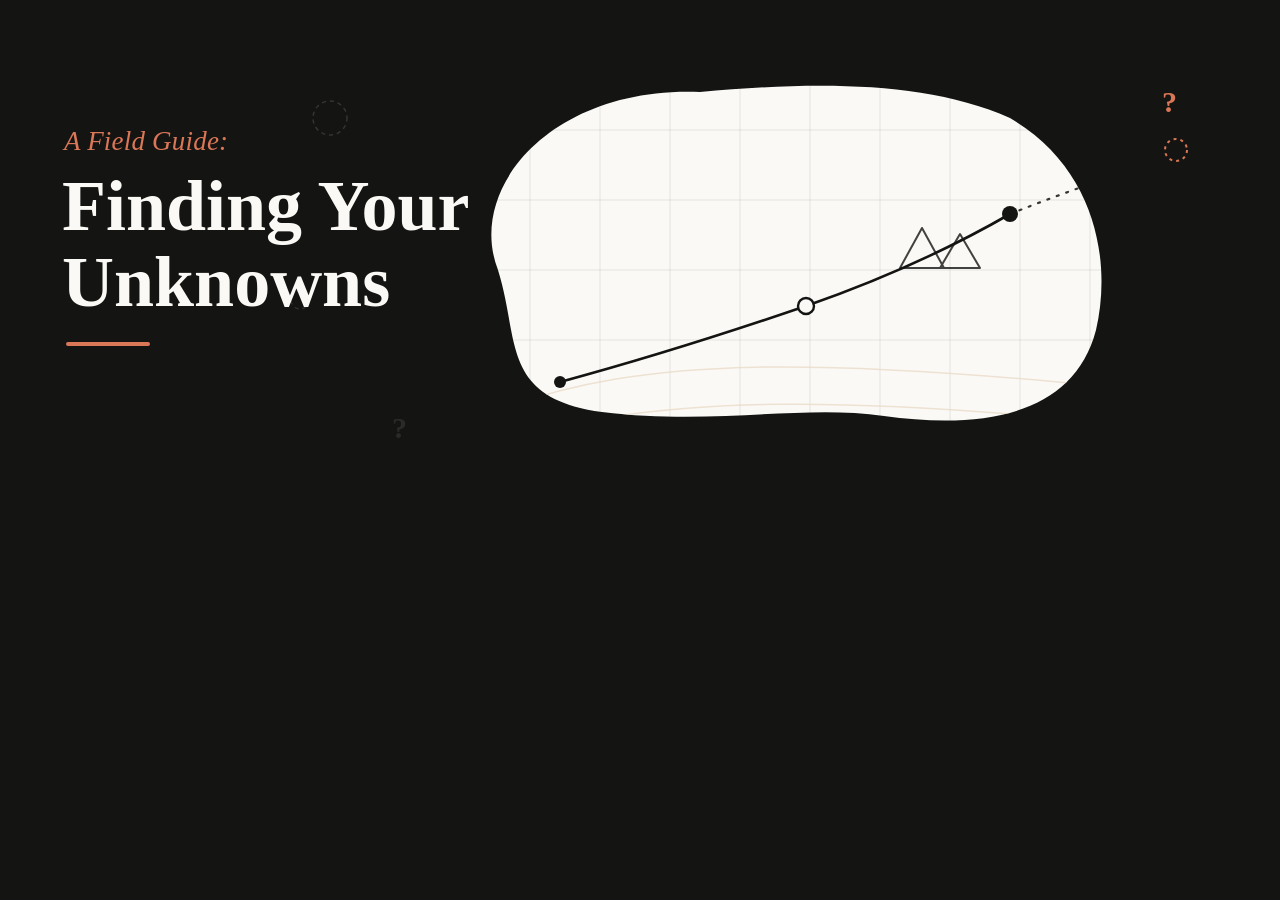
<file: skills/vector-cover/template.html>
<!doctype html>
<meta charset="utf-8">
<style>
  html,body{margin:0;padding:0;background:#141413}
  /* Render at 1200x480 logical; use --force-device-scale-factor=2 for a 2400x960 png. */
  svg{display:block}
  /* Serif stack close to an editorial display face. Swap in a webfont via @font-face if you want an exact match. */
  .eyebrow{font-family:"Charter","Iowan Old Style","Palatino Linotype",Georgia,serif;font-style:italic;font-weight:500}
  .display{font-family:"Charter","Iowan Old Style","Palatino Linotype",Georgia,serif;font-weight:700}
</style>

<!-- ============================================================
     TOKENS (default palette, swap to your own brand):
       ink   #141413   background
       ivory #FAF9F5   blob + primary text
       clay  #D97757   accent (eyebrow, rule, "unknown" motifs)
       grid  rgba(20,20,19,.09) faint lines inside the ivory blob
     CANVAS: 1200 x 480 (2.5:1). Left ~40% = type. Right ~60% = blob + motif.
     ============================================================ -->

<svg width="1200" height="480" viewBox="0 0 1200 480" xmlns="http://www.w3.org/2000/svg">

  <!-- background -->
  <rect width="1200" height="480" fill="#141413"/>

  <!-- decorative motifs scattered on the dark field (keep sparse: 3-5 max) -->
  <g fill="none" stroke-linecap="round">
    <circle cx="330" cy="118" r="17" stroke="rgba(250,249,245,.14)" stroke-width="1.5" stroke-dasharray="3 5"/>
    <circle cx="300" cy="300" r="9"  stroke="rgba(250,249,245,.12)" stroke-width="1.5" stroke-dasharray="3 5"/>
    <text x="392" y="438" class="display" font-size="30" fill="rgba(250,249,245,.10)">?</text>
  </g>

  <!-- ============ ORGANIC BLOB (the signature shape) ============ -->
  <defs>
    <path id="blob" d="M 700 92
      C 552 86 466 188 498 270
      C 520 340 500 398 602 412
      C 716 426 800 404 884 416
      C 986 430 1074 414 1096 330
      C 1112 262 1096 168 1010 118
      C 924 80 812 82 700 92 Z"/>
    <clipPath id="blobClip"><use href="#blob"/></clipPath>
  </defs>
  <use href="#blob" fill="#FAF9F5"/>

  <!-- everything drawn on the cream is clipped to the blob -->
  <g clip-path="url(#blobClip)">
    <!-- faint grid -->
    <g stroke="rgba(20,20,19,.09)" stroke-width="1">
      <line x1="530" y1="60" x2="530" y2="440"/><line x1="600" y1="60" x2="600" y2="440"/>
      <line x1="670" y1="60" x2="670" y2="440"/><line x1="740" y1="60" x2="740" y2="440"/>
      <line x1="810" y1="60" x2="810" y2="440"/><line x1="880" y1="60" x2="880" y2="440"/>
      <line x1="950" y1="60" x2="950" y2="440"/><line x1="1020" y1="60" x2="1020" y2="440"/>
      <line x1="1090" y1="60" x2="1090" y2="440"/>
      <line x1="470" y1="130" x2="1200" y2="130"/><line x1="470" y1="200" x2="1200" y2="200"/>
      <line x1="470" y1="270" x2="1200" y2="270"/><line x1="470" y1="340" x2="1200" y2="340"/>
    </g>
    <!-- faint warm undercurves near the base -->
    <g fill="none" stroke="#E7D9C4" stroke-width="1.5" opacity=".7">
      <path d="M 500 410 C 640 356 820 356 1160 392"/>
      <path d="M 500 442 C 660 392 860 396 1160 428"/>
    </g>
  </g>

  <!-- ============ CONCEPT MOTIF: known path -> unknown ============ -->
  <!-- solid rise (the mapped, known work) -->
  <path d="M 560 382 C 656 356 730 332 806 306 C 892 276 958 244 1010 214"
        fill="none" stroke="#141413" stroke-width="2.6" stroke-linecap="round"/>
  <!-- dashed continuation leaving the blob (the unknown) -->
  <path d="M 1010 214 C 1070 190 1116 176 1158 158"
        fill="none" stroke="#141413" stroke-width="2.2" stroke-linecap="round" stroke-dasharray="2 8" opacity=".85"/>

  <!-- nodes -->
  <circle cx="560"  cy="382" r="6"  fill="#141413"/>                                   <!-- start (filled) -->
  <circle cx="806"  cy="306" r="8"  fill="#FAF9F5" stroke="#141413" stroke-width="2.4"/><!-- mid (hollow) -->
  <circle cx="1010" cy="214" r="8"  fill="#141413"/>                                   <!-- last known (filled) -->
  <circle cx="1176" cy="150" r="11" fill="none"    stroke="#D97757" stroke-width="2" stroke-dasharray="3 4"/><!-- the unknown -->
  <text x="1162" y="112" class="display" font-size="30" fill="#D97757">?</text>

  <!-- mountains near the frontier (outline) -->
  <g fill="none" stroke="#141413" stroke-width="2" stroke-linejoin="round" opacity=".8">
    <path d="M 900 268 l 22 -40 l 22 40 Z"/>
    <path d="M 940 268 l 20 -34 l 20 34 Z"/>
  </g>

  <!-- ============ TYPE (left column) ============ -->
  <text x="64" y="150" class="eyebrow" font-size="27" fill="#D97757" letter-spacing=".2">A Field Guide:</text>
  <text x="62" y="230" class="display" font-size="72" fill="#FAF9F5">Finding Your</text>
  <text x="62" y="306" class="display" font-size="72" fill="#FAF9F5">Unknowns</text>
  <rect x="66" y="342" width="84" height="4" rx="2" fill="#D97757"/>

</svg>
</file>
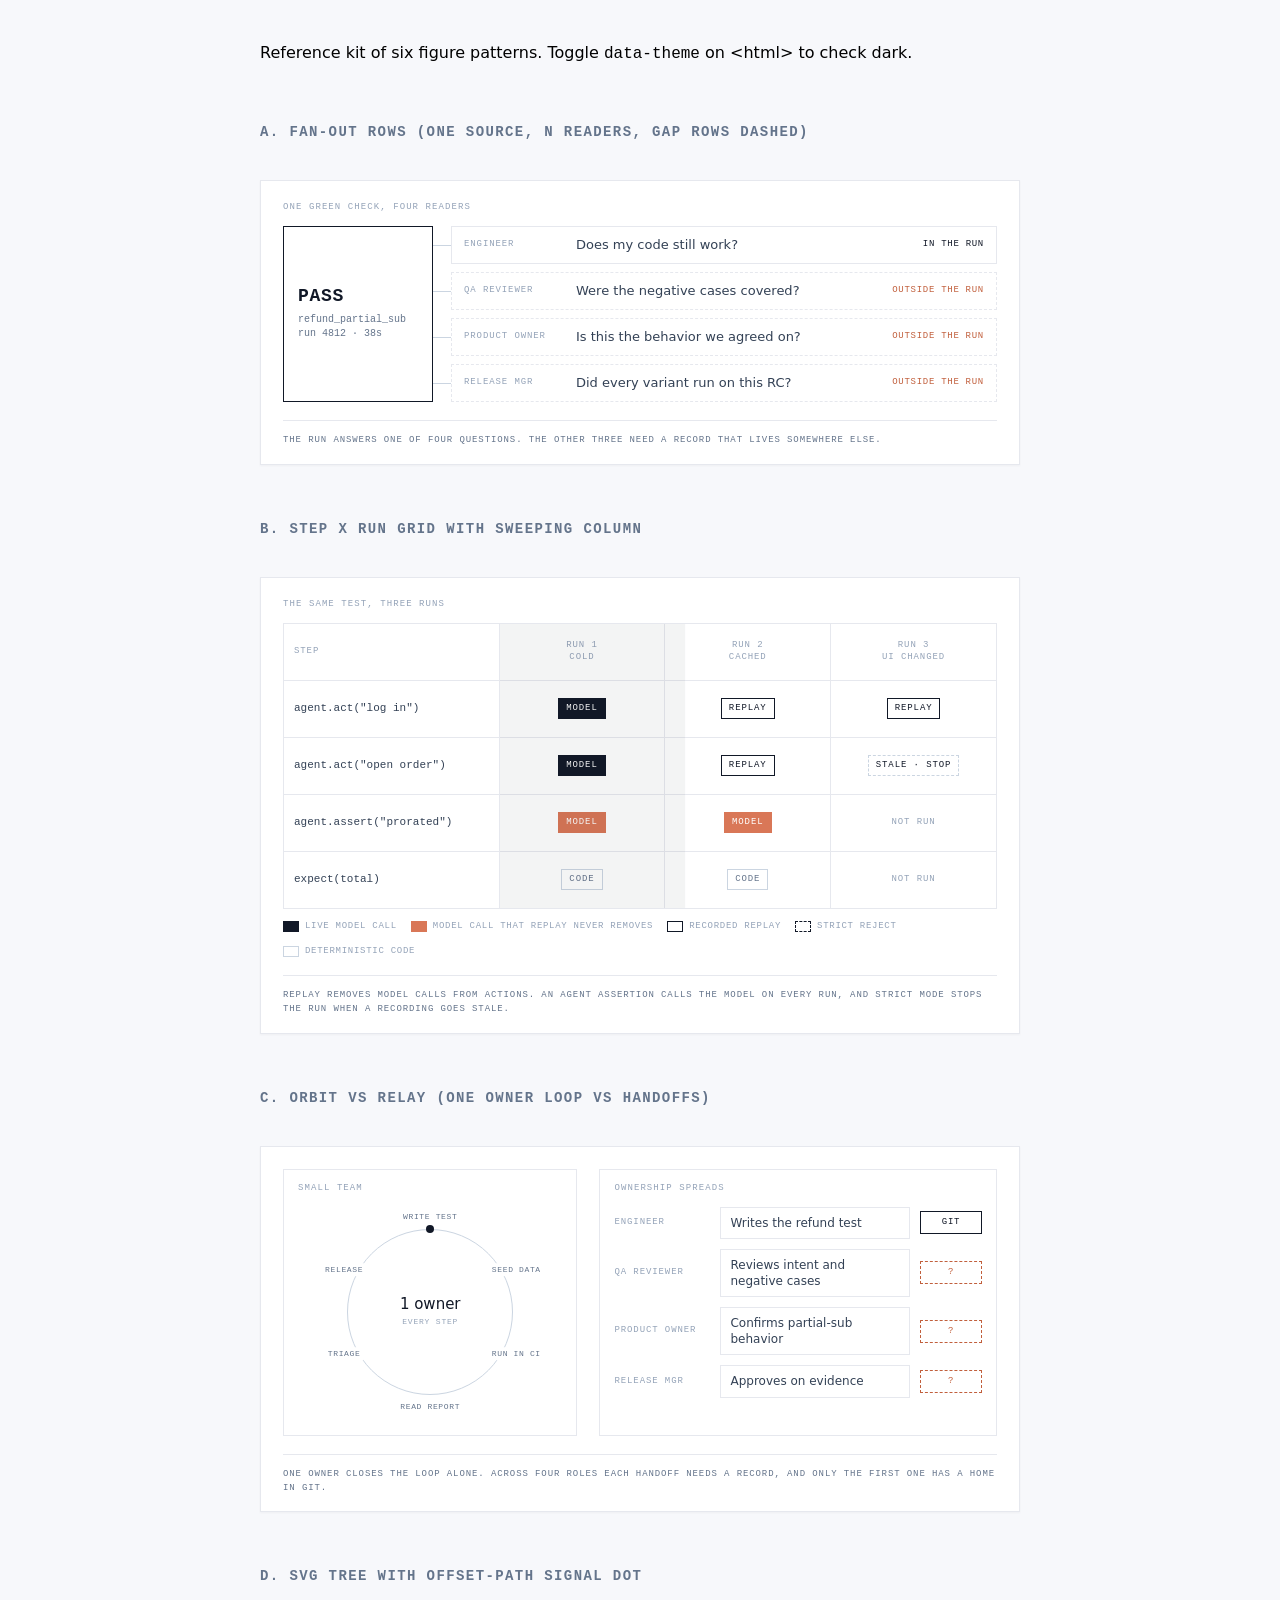
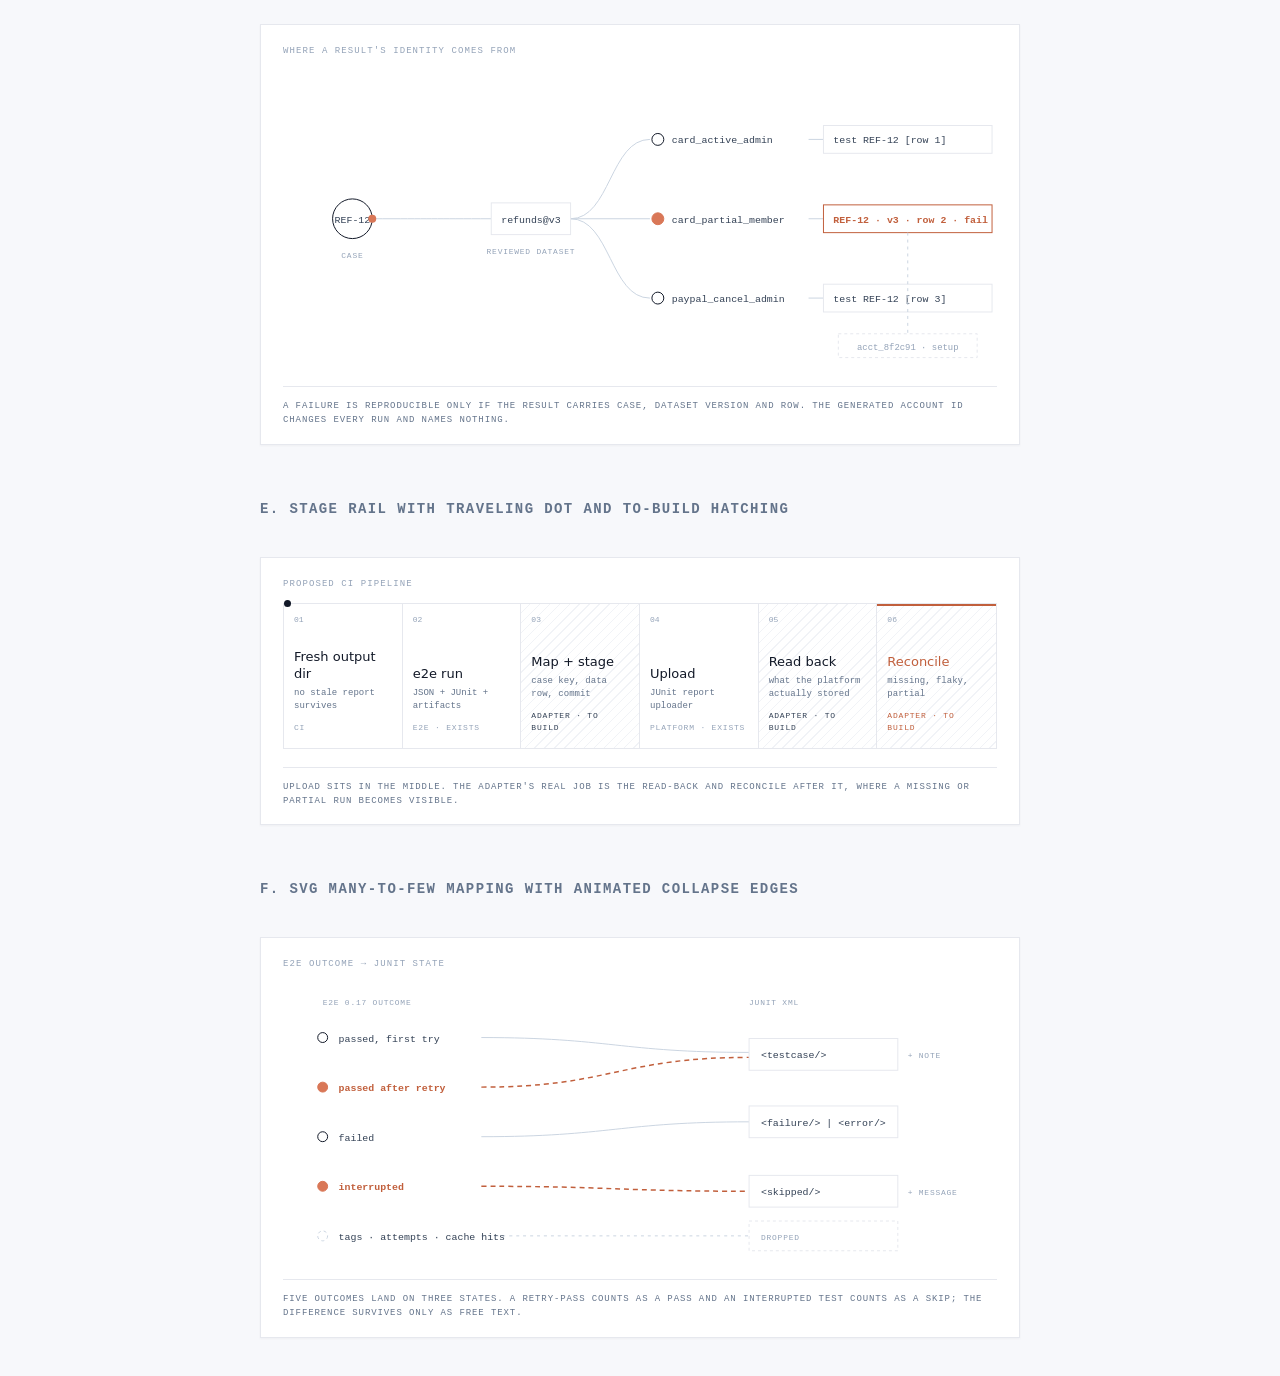
<file: skills/editorial-illustrations/assets/blog-figure-kit.html>
<!doctype html><html lang="en" data-theme="light"><head><meta charset="utf-8"><meta name="viewport" content="width=device-width,initial-scale=1"><title>Blog figure kit</title>
<style>body{max-width:760px;margin:40px auto;padding:0 16px;font:16px/1.6 system-ui;background:#f7f8fb}h2{font:600 14px ui-monospace,monospace;text-transform:uppercase;letter-spacing:.1em;color:#64748b;margin-top:56px}</style>
<style>
:root{--ef-ground:#ffffff;--ef-deep:#f1f3f7;--ef-ink:#111827;--ef-soft:#334155;--ef-muted:#64748b;--ef-quiet:#94a3b8;--ef-line:#e6e8ee;--ef-strong:#cbd5e1;--ef-accent:#c15f3c;--ef-node:#d97757;--ef-sans:Inter,ui-sans-serif,system-ui,sans-serif;--ef-mono:"JetBrains Mono",ui-monospace,"SF Mono",Menlo,monospace}
:root[data-theme="dark"]{--ef-ground:#171b22;--ef-deep:#11151b;--ef-ink:#f1f5f9;--ef-soft:#cbd5e1;--ef-muted:#8b95a5;--ef-quiet:#5b6472;--ef-line:#262c36;--ef-strong:#3a4250;--ef-accent:#e0885f;--ef-node:#e0885f}
.ef{margin:40px 0;padding:22px 22px 16px;border:1px solid var(--ef-line);background:var(--ef-ground);color:var(--ef-ink);box-shadow:0 1px 2px rgba(16,24,40,.04)}
.ef figcaption{margin-top:18px;padding-top:12px;border-top:1px solid var(--ef-line);font:500 9px/1.6 var(--ef-mono);letter-spacing:.1em;text-transform:uppercase;color:var(--ef-muted)}
.ef__k{font:500 9px/1 var(--ef-mono);letter-spacing:.12em;text-transform:uppercase;color:var(--ef-quiet);margin-bottom:14px}
.ef svg{width:100%;height:auto;display:block;overflow:visible}
.ef svg text{font-family:var(--ef-mono)}
/* F1 readers */
.ef-read{display:grid;grid-template-columns:150px 1fr;gap:0 18px;align-items:stretch}
.ef-pass{display:flex;flex-direction:column;justify-content:center;align-items:flex-start;border:1px solid var(--ef-ink);padding:14px}
.ef-pass b{font:600 18px/1 var(--ef-mono);letter-spacing:.04em}
.ef-pass small{font:400 10px/1.4 var(--ef-mono);color:var(--ef-muted);margin-top:8px}
.ef-rows{display:grid;gap:8px}
.ef-row{position:relative;display:grid;grid-template-columns:100px 1fr 132px;gap:12px;align-items:center;padding:9px 12px;border:1px solid var(--ef-line)}
.ef-row__who{font:500 9px/1.3 var(--ef-mono);letter-spacing:.1em;text-transform:uppercase;color:var(--ef-quiet)}
.ef-row__q{font:400 13px/1.4 var(--ef-sans);color:var(--ef-soft)}
.ef-row__s{font:500 9px/1.3 var(--ef-mono);letter-spacing:.08em;text-transform:uppercase;text-align:right;color:var(--ef-ink)}
.ef-row--gap{border-style:dashed}
.ef-row--gap .ef-row__s{color:var(--ef-accent)}
.ef-row::before{content:"";position:absolute;left:-19px;top:50%;width:18px;height:1px;background:var(--ef-strong)}
.ef-row i{position:absolute;left:-19px;top:calc(50% - 3px);width:6px;height:6px;border-radius:50%;background:var(--ef-ink);opacity:0;animation:ef-ping 6s ease-in-out infinite}
.ef-row--gap i{background:var(--ef-node)}
.ef-row:nth-child(2) i{animation-delay:1.5s}.ef-row:nth-child(3) i{animation-delay:3s}.ef-row:nth-child(4) i{animation-delay:4.5s}
@keyframes ef-ping{0%{opacity:0;transform:translateX(0)}5%{opacity:1}20%{opacity:1;transform:translateX(16px)}26%,100%{opacity:0;transform:translateX(16px)}}
/* F2 replay grid */
.ef-grid{display:grid;grid-template-columns:minmax(150px,1.3fr) repeat(3,1fr);border-top:1px solid var(--ef-line);border-left:1px solid var(--ef-line);position:relative}
.ef-grid>div{border-right:1px solid var(--ef-line);border-bottom:1px solid var(--ef-line);padding:9px 10px;min-height:38px;display:flex;align-items:center}
.ef-h{font:500 9px/1.3 var(--ef-mono);letter-spacing:.1em;text-transform:uppercase;color:var(--ef-quiet)}
.ef-step{font:400 11px/1.35 var(--ef-mono);color:var(--ef-soft)}
.ef-c{justify-content:center}
.ef-c span{font:500 9px/1 var(--ef-mono);letter-spacing:.1em;text-transform:uppercase;padding:5px 7px;border:1px solid var(--ef-strong);color:var(--ef-muted)}
.ef-c .m{background:var(--ef-ink);border-color:var(--ef-ink);color:var(--ef-ground)}
.ef-c .ma{background:var(--ef-node);border-color:var(--ef-node);color:#fff}
.ef-c .r{border-color:var(--ef-ink);color:var(--ef-ink)}
.ef-c .x{border-style:dashed;color:var(--ef-ink)}
.ef-c .n{border:0;color:var(--ef-quiet)}
.ef-col{position:absolute;top:0;bottom:0;width:calc((100% - (100% * 1.3 / 4.3)) / 3);left:calc(100% * 1.3 / 4.3);background:var(--ef-ink);opacity:.045;pointer-events:none;animation:ef-sweep 7.5s steps(1) infinite}
@keyframes ef-sweep{0%{transform:translateX(0)}33.3%{transform:translateX(100%)}66.6%{transform:translateX(200%)}}
.ef-keyrow{display:flex;flex-wrap:wrap;gap:14px;margin-top:12px;font:400 9px/1 var(--ef-mono);letter-spacing:.08em;text-transform:uppercase;color:var(--ef-quiet)}
.ef-keyrow span{display:flex;align-items:center;gap:6px}
.ef-keyrow i{display:inline-block;width:14px;height:9px;border:1px solid var(--ef-strong)}
.ef-keyrow i.m{background:var(--ef-ink);border-color:var(--ef-ink)}.ef-keyrow i.ma{background:var(--ef-node);border-color:var(--ef-node)}.ef-keyrow i.r{border-color:var(--ef-ink)}.ef-keyrow i.x{border-style:dashed;border-color:var(--ef-ink)}
/* F3 loop vs relay */
.ef-two{display:grid;grid-template-columns:1fr 1.35fr;gap:22px}
.ef-pane{border:1px solid var(--ef-line);padding:14px}
.ef-orbit{position:relative;width:210px;height:210px;margin:6px auto 4px}
.ef-orbit__ring{position:absolute;inset:22px;border:1px solid var(--ef-strong);border-radius:50%}
.ef-orbit__spin{position:absolute;inset:22px;animation:ef-spin 6s linear infinite}
.ef-orbit__spin i{position:absolute;top:-4px;left:calc(50% - 4px);width:8px;height:8px;border-radius:50%;background:var(--ef-ink)}
@keyframes ef-spin{to{transform:rotate(360deg)}}
.ef-orbit__c{position:absolute;inset:0;display:flex;flex-direction:column;align-items:center;justify-content:center;font:520 15px/1.1 var(--ef-sans)}
.ef-orbit__c small{font:500 8px/1.4 var(--ef-mono);letter-spacing:.1em;text-transform:uppercase;color:var(--ef-quiet);margin-top:4px}
.ef-orbit__l{position:absolute;font:500 8px/1.2 var(--ef-mono);letter-spacing:.08em;text-transform:uppercase;color:var(--ef-muted);white-space:nowrap;transform:translate(-50%,-50%);background:var(--ef-ground);padding:2px 3px}
.ef-relay{display:grid;gap:10px}
.ef-hand{display:grid;grid-template-columns:96px 1fr 62px;gap:10px;align-items:center;position:relative}
.ef-hand__who{font:500 9px/1.3 var(--ef-mono);letter-spacing:.1em;text-transform:uppercase;color:var(--ef-quiet)}
.ef-hand__act{font:400 12px/1.35 var(--ef-sans);color:var(--ef-soft);border:1px solid var(--ef-line);padding:7px 9px;position:relative;overflow:hidden}
.ef-hand__act i{position:absolute;left:0;bottom:0;height:2px;width:0;background:var(--ef-ink);animation:ef-fill 8s ease-in-out infinite}
.ef-hand:nth-child(2) .ef-hand__act i{animation-delay:2s}.ef-hand:nth-child(3) .ef-hand__act i{animation-delay:4s}.ef-hand:nth-child(4) .ef-hand__act i{animation-delay:6s}
@keyframes ef-fill{0%{width:0;opacity:1}18%{width:100%;opacity:1}25%,100%{width:100%;opacity:0}}
.ef-store{font:500 9px/1 var(--ef-mono);letter-spacing:.08em;text-transform:uppercase;text-align:center;padding:6px 0;border:1px solid var(--ef-ink)}
.ef-store--q{border:1px dashed var(--ef-accent);color:var(--ef-accent)}
/* F4 / F5 svg */
.ef-svg .lbl{font-size:10px;fill:var(--ef-soft)}
.ef-svg .tag{font-size:8px;letter-spacing:.1em;fill:var(--ef-quiet);text-transform:uppercase}
.ef-svg .node{fill:var(--ef-ground);stroke:var(--ef-ink);stroke-width:1}
.ef-svg .node--q{stroke-dasharray:3 3;stroke:var(--ef-strong)}
.ef-svg .edge{stroke:var(--ef-strong);stroke-width:1;fill:none}
.ef-svg .edge--a{stroke:var(--ef-accent);stroke-width:1.5;stroke-dasharray:5 4;animation:ef-dash 1.6s linear infinite}
.ef-svg .edge--d{stroke-dasharray:3 4}
.ef-svg .lbl--a{fill:var(--ef-accent);font-weight:600}
.ef-svg .box{fill:var(--ef-ground);stroke:var(--ef-line)}
.ef-svg .box--a{stroke:var(--ef-accent)}
.ef-svg .dot{fill:var(--ef-node)}
@keyframes ef-dash{to{stroke-dashoffset:-18}}
.ef-svg .sig{fill:var(--ef-node);offset-rotate:0deg;animation:ef-move 4.5s ease-in-out infinite}
@keyframes ef-move{0%{offset-distance:0%;opacity:0}8%{opacity:1}70%{offset-distance:100%;opacity:1}85%,100%{offset-distance:100%;opacity:0}}
/* F6 rail */
.ef-rail{display:grid;grid-template-columns:repeat(6,1fr);border:1px solid var(--ef-line);position:relative}
.ef-st{padding:12px 10px 14px;border-right:1px solid var(--ef-line);min-height:118px;display:flex;flex-direction:column;position:relative}
.ef-st:last-child{border-right:0}
.ef-st>span{font:500 8px/1 var(--ef-mono);color:var(--ef-quiet)}
.ef-st>b{margin-top:auto;font:540 13px/1.25 var(--ef-sans);color:var(--ef-ink)}
.ef-st>small{margin-top:5px;font:400 9px/1.4 var(--ef-mono);color:var(--ef-muted);min-height:26px}
.ef-st>em{font:500 8px/1.45 var(--ef-mono);letter-spacing:.1em;text-transform:uppercase;font-style:normal;margin-top:9px;color:var(--ef-quiet)}
.ef-st--b{background:repeating-linear-gradient(135deg,transparent 0 6px,var(--ef-deep) 6px 7px)}
.ef-st--b>em{color:var(--ef-soft)}
.ef-st--a{box-shadow:inset 0 2px var(--ef-accent)}
.ef-st--a>em,.ef-st--a>b{color:var(--ef-accent)}
.ef-rail__dot{position:absolute;top:-4px;left:0;width:7px;height:7px;border-radius:50%;background:var(--ef-ink);animation:ef-travel 7s ease-in-out infinite}
@keyframes ef-travel{0%{left:0;background:var(--ef-ink)}60%{left:calc(66.6% - 4px);background:var(--ef-ink)}70%,88%{left:calc(91.6% - 4px);background:var(--ef-node)}100%{left:calc(100% - 7px);background:var(--ef-node)}}
/* screenshots */
.ef-shot{margin:30px 0}
.ef-shot img{width:100%;display:block;border:1px solid var(--ef-line)}
.ef-shot figcaption{margin-top:8px;font:400 10px/1.5 var(--ef-mono);letter-spacing:.06em;text-transform:uppercase;color:var(--ef-muted)}
/* tweets */
.ef-tw{margin:28px auto;max-width:440px}
.ef-tw img{width:100%;display:block;border:1px solid var(--ef-line)}
.ef-tw figcaption{margin-top:8px;font:400 10px/1.5 var(--ef-mono);letter-spacing:.06em;text-transform:uppercase;color:var(--ef-muted);text-align:center}
.ef-tw2{display:grid;grid-template-columns:1fr 1fr;gap:14px;margin:28px 0;align-items:start}
.ef-tw2 .ef-tw{margin:0;max-width:none}
@media (max-width:700px){
 .ef{padding:16px 14px 12px}
 .ef-read,.ef-two,.ef-tw2{grid-template-columns:1fr}
 .ef-pass{margin-bottom:12px}
 .ef-row{grid-template-columns:1fr;gap:4px}.ef-row__s{text-align:left}.ef-row::before,.ef-row i{display:none}
 .ef-grid{grid-template-columns:118px repeat(3,1fr)}.ef-grid>div{padding:7px 5px}.ef-step{font-size:10px;word-break:break-all}.ef-c span{padding:4px 4px;font-size:8px}
 .ef-grid>.ef-col{display:none}
 .ef-rail{grid-template-columns:1fr 1fr}.ef-st{border-bottom:1px solid var(--ef-line)}.ef-rail__dot{display:none}
 .ef-hand{grid-template-columns:80px 1fr 54px}
}
@media (prefers-reduced-motion:reduce){.ef *,.ef *::before{animation:none!important}.ef-row i,.ef-svg .sig{opacity:0}}
</style></head><body>
<p>Reference kit of six figure patterns. Toggle <code>data-theme</code> on &lt;html&gt; to check dark.</p>
<h2>A. Fan-out rows (one source, N readers, gap rows dashed)</h2>
<figure class="ef" role="img" aria-label="One passing test, four readers; only the engineer's question is answered by the run">
  <div class="ef__k">One green check, four readers</div>
  <div class="ef-read">
    <div class="ef-pass"><b>PASS</b><small>refund_partial_sub<br>run 4812 · 38s</small></div>
    <div class="ef-rows">
      <div class="ef-row"><i></i><div class="ef-row__who">Engineer</div><div class="ef-row__q">Does my code still work?</div><div class="ef-row__s">In the run</div></div>
      <div class="ef-row ef-row--gap"><i></i><div class="ef-row__who">QA reviewer</div><div class="ef-row__q">Were the negative cases covered?</div><div class="ef-row__s">Outside the run</div></div>
      <div class="ef-row ef-row--gap"><i></i><div class="ef-row__who">Product owner</div><div class="ef-row__q">Is this the behavior we agreed on?</div><div class="ef-row__s">Outside the run</div></div>
      <div class="ef-row ef-row--gap"><i></i><div class="ef-row__who">Release mgr</div><div class="ef-row__q">Did every variant run on this RC?</div><div class="ef-row__s">Outside the run</div></div>
    </div>
  </div>
  <figcaption>The run answers one of four questions. The other three need a record that lives somewhere else.</figcaption>
</figure>
<h2>B. Step x run grid with sweeping column</h2>
<figure class="ef" role="img" aria-label="Grid of four test steps across three runs showing which steps call the model, replay, or run as code">
  <div class="ef__k">The same test, three runs</div>
  <div class="ef-grid">
    <div class="ef-col"></div>
    <div class="ef-h">Step</div><div class="ef-h ef-c" style="text-align:center">Run 1<br>cold</div><div class="ef-h ef-c" style="text-align:center">Run 2<br>cached</div><div class="ef-h ef-c" style="text-align:center">Run 3<br>UI changed</div>
    <div class="ef-step">agent.act("log in")</div><div class="ef-c"><span class="m">Model</span></div><div class="ef-c"><span class="r">Replay</span></div><div class="ef-c"><span class="r">Replay</span></div>
    <div class="ef-step">agent.act("open order")</div><div class="ef-c"><span class="m">Model</span></div><div class="ef-c"><span class="r">Replay</span></div><div class="ef-c"><span class="x">Stale · stop</span></div>
    <div class="ef-step">agent.assert("prorated")</div><div class="ef-c"><span class="ma">Model</span></div><div class="ef-c"><span class="ma">Model</span></div><div class="ef-c"><span class="n">Not run</span></div>
    <div class="ef-step">expect(total)</div><div class="ef-c"><span>Code</span></div><div class="ef-c"><span>Code</span></div><div class="ef-c"><span class="n">Not run</span></div>
  </div>
  <div class="ef-keyrow"><span><i class="m"></i>Live model call</span><span><i class="ma"></i>Model call that replay never removes</span><span><i class="r"></i>Recorded replay</span><span><i class="x"></i>Strict reject</span><span><i></i>Deterministic code</span></div>
  <figcaption>Replay removes model calls from actions. An agent assertion calls the model on every run, and strict mode stops the run when a recording goes stale.</figcaption>
</figure>
<h2>C. Orbit vs relay (one owner loop vs handoffs)</h2>
<figure class="ef" role="img" aria-label="Left: one owner circling a six-step loop. Right: four roles handing off a refund test, only the first handoff stored in Git">
  <div class="ef-two">
    <div class="ef-pane">
      <div class="ef__k">Small team</div>
      <div class="ef-orbit">
        <div class="ef-orbit__ring"></div>
        <div class="ef-orbit__spin"><i></i></div>
        <div class="ef-orbit__c">1 owner<small>every step</small></div>
        <span class="ef-orbit__l" style="left:50%;top:10px">Write test</span>
        <span class="ef-orbit__l" style="left:91%;top:30%">Seed data</span>
        <span class="ef-orbit__l" style="left:91%;top:70%">Run in CI</span>
        <span class="ef-orbit__l" style="left:50%;top:200px">Read report</span>
        <span class="ef-orbit__l" style="left:9%;top:70%">Triage</span>
        <span class="ef-orbit__l" style="left:9%;top:30%">Release</span>
      </div>
    </div>
    <div class="ef-pane">
      <div class="ef__k">Ownership spreads</div>
      <div class="ef-relay">
        <div class="ef-hand"><div class="ef-hand__who">Engineer</div><div class="ef-hand__act">Writes the refund test<i></i></div><div class="ef-store">Git</div></div>
        <div class="ef-hand"><div class="ef-hand__who">QA reviewer</div><div class="ef-hand__act">Reviews intent and negative cases<i></i></div><div class="ef-store ef-store--q">?</div></div>
        <div class="ef-hand"><div class="ef-hand__who">Product owner</div><div class="ef-hand__act">Confirms partial-sub behavior<i></i></div><div class="ef-store ef-store--q">?</div></div>
        <div class="ef-hand"><div class="ef-hand__who">Release mgr</div><div class="ef-hand__act">Approves on evidence<i></i></div><div class="ef-store ef-store--q">?</div></div>
      </div>
    </div>
  </div>
  <figcaption>One owner closes the loop alone. Across four roles each handoff needs a record, and only the first one has a home in Git.</figcaption>
</figure>
<h2>D. SVG tree with offset-path signal dot</h2>
<figure class="ef ef-svg" role="img" aria-label="Tree from a test case to a versioned dataset to three rows and three named tests; the result carries case, dataset version and row">
  <div class="ef__k">Where a result's identity comes from</div>
  <svg viewBox="0 0 720 300">
    <path class="edge" d="M90 150 C 150 150, 150 150, 210 150"/>
    <path class="edge" d="M290 150 C 330 150, 330 70, 370 70"/>
    <path class="edge" d="M290 150 L 370 150"/>
    <path class="edge" d="M290 150 C 330 150, 330 230, 370 230"/>
    <path class="edge" d="M530 70 L 545 70"/><path class="edge" d="M530 150 L 545 150"/><path class="edge" d="M530 230 L 545 230"/>
    <path id="ef-p5" class="edge" d="M90 150 C 150 150, 150 150, 210 150 L 290 150 L 370 150 L 545 150" style="stroke:none"/>
    <circle class="node" cx="70" cy="150" r="20"/><text class="lbl" x="70" y="154" text-anchor="middle">REF-12</text><text class="tag" x="70" y="190" text-anchor="middle">CASE</text>
    <rect class="box" x="210" y="134" width="80" height="32"/><text class="lbl" x="250" y="154" text-anchor="middle">refunds@v3</text><text class="tag" x="250" y="186" text-anchor="middle">REVIEWED DATASET</text>
    <circle class="node" cx="378" cy="70" r="6"/><text class="lbl" x="392" y="74">card_active_admin</text>
    <circle class="node" cx="378" cy="150" r="6" style="fill:var(--ef-node);stroke:var(--ef-node)"/><text class="lbl" x="392" y="154">card_partial_member</text>
    <circle class="node" cx="378" cy="230" r="6"/><text class="lbl" x="392" y="234">paypal_cancel_admin</text>
    <rect class="box" x="545" y="56" width="170" height="28"/><text class="lbl" x="555" y="74">test REF-12 [row 1]</text>
    <rect class="box box--a" x="545" y="136" width="170" height="28"/><text class="lbl lbl--a" x="555" y="154">REF-12 · v3 · row 2 · fail</text>
    <rect class="box" x="545" y="216" width="170" height="28"/><text class="lbl" x="555" y="234">test REF-12 [row 3]</text>
    <path class="edge edge--d" d="M630 164 L 630 266"/>
    <rect class="box" x="560" y="266" width="140" height="24" style="stroke-dasharray:3 3"/><text class="lbl" x="630" y="282" text-anchor="middle" style="font-size:9px;fill:var(--ef-quiet)">acct_8f2c91 · setup</text>
    <circle class="sig" r="4" style="offset-path:path('M90 150 C 150 150, 150 150, 210 150 L 290 150 L 370 150 L 545 150')"/>
  </svg>
  <figcaption>A failure is reproducible only if the result carries case, dataset version and row. The generated account ID changes every run and names nothing.</figcaption>
</figure>
<h2>E. Stage rail with traveling dot and to-build hatching</h2>
<figure class="ef" role="img" aria-label="Six-stage pipeline from a fresh output directory to reconcile; three stages belong to an adapter that does not exist yet">
  <div class="ef__k">Proposed CI pipeline</div>
  <div class="ef-rail">
    <i class="ef-rail__dot"></i>
    <div class="ef-st"><span>01</span><b>Fresh output dir</b><small>no stale report survives</small><em>CI</em></div>
    <div class="ef-st"><span>02</span><b>e2e run</b><small>JSON + JUnit + artifacts</small><em>e2e · exists</em></div>
    <div class="ef-st ef-st--b"><span>03</span><b>Map + stage</b><small>case key, data row, commit</small><em>Adapter · to build</em></div>
    <div class="ef-st"><span>04</span><b>Upload</b><small>JUnit report uploader</small><em>Platform · exists</em></div>
    <div class="ef-st ef-st--b"><span>05</span><b>Read back</b><small>what the platform actually stored</small><em>Adapter · to build</em></div>
    <div class="ef-st ef-st--b ef-st--a"><span>06</span><b>Reconcile</b><small>missing, flaky, partial</small><em>Adapter · to build</em></div>
  </div>
  <figcaption>Upload sits in the middle. The adapter's real job is the read-back and reconcile after it, where a missing or partial run becomes visible.</figcaption>
</figure>
<h2>F. SVG many-to-few mapping with animated collapse edges</h2>
<figure class="ef ef-svg" role="img" aria-label="Five e2e outcomes mapped to three JUnit states; retry-pass and interrupted collapse into passing and skipped">
  <div class="ef__k">e2e outcome → JUnit state</div>
  <svg viewBox="0 0 720 280">
    <text class="tag" x="40" y="22">E2E 0.17 OUTCOME</text><text class="tag" x="470" y="22">JUNIT XML</text>
    <path class="edge" d="M200 55 C 330 55, 340 70, 470 70"/>
    <path class="edge edge--a" d="M200 105 C 330 105, 340 75, 470 75"/>
    <path class="edge" d="M200 155 C 330 155, 340 140, 470 140"/>
    <path class="edge edge--a" d="M200 205 C 330 205, 340 210, 470 210"/>
    <path class="edge edge--d" d="M200 255 C 330 255, 340 255, 470 255"/>
    <circle class="node" cx="40" cy="55" r="5"/><text class="lbl" x="56" y="59">passed, first try</text>
    <circle class="node" cx="40" cy="105" r="5" style="fill:var(--ef-node);stroke:var(--ef-node)"/><text class="lbl lbl--a" x="56" y="109">passed after retry</text>
    <circle class="node" cx="40" cy="155" r="5"/><text class="lbl" x="56" y="159">failed</text>
    <circle class="node" cx="40" cy="205" r="5" style="fill:var(--ef-node);stroke:var(--ef-node)"/><text class="lbl lbl--a" x="56" y="209">interrupted</text>
    <circle class="node node--q" cx="40" cy="255" r="5"/><text class="lbl" x="56" y="259">tags · attempts · cache hits</text>
    <rect class="box" x="470" y="56" width="150" height="32"/><text class="lbl" x="482" y="76">&lt;testcase/&gt;</text><text class="tag" x="630" y="76">+ note</text>
    <rect class="box" x="470" y="124" width="150" height="32"/><text class="lbl" x="482" y="144">&lt;failure/&gt; | &lt;error/&gt;</text>
    <rect class="box" x="470" y="194" width="150" height="32"/><text class="lbl" x="482" y="214">&lt;skipped/&gt;</text><text class="tag" x="630" y="214">+ message</text>
    <rect class="box" x="470" y="240" width="150" height="30" style="stroke-dasharray:3 3"/><text class="tag" x="482" y="259">DROPPED</text>
  </svg>
  <figcaption>Five outcomes land on three states. A retry-pass counts as a pass and an interrupted test counts as a skip; the difference survives only as free text.</figcaption>
</figure>
</body></html>
</file>
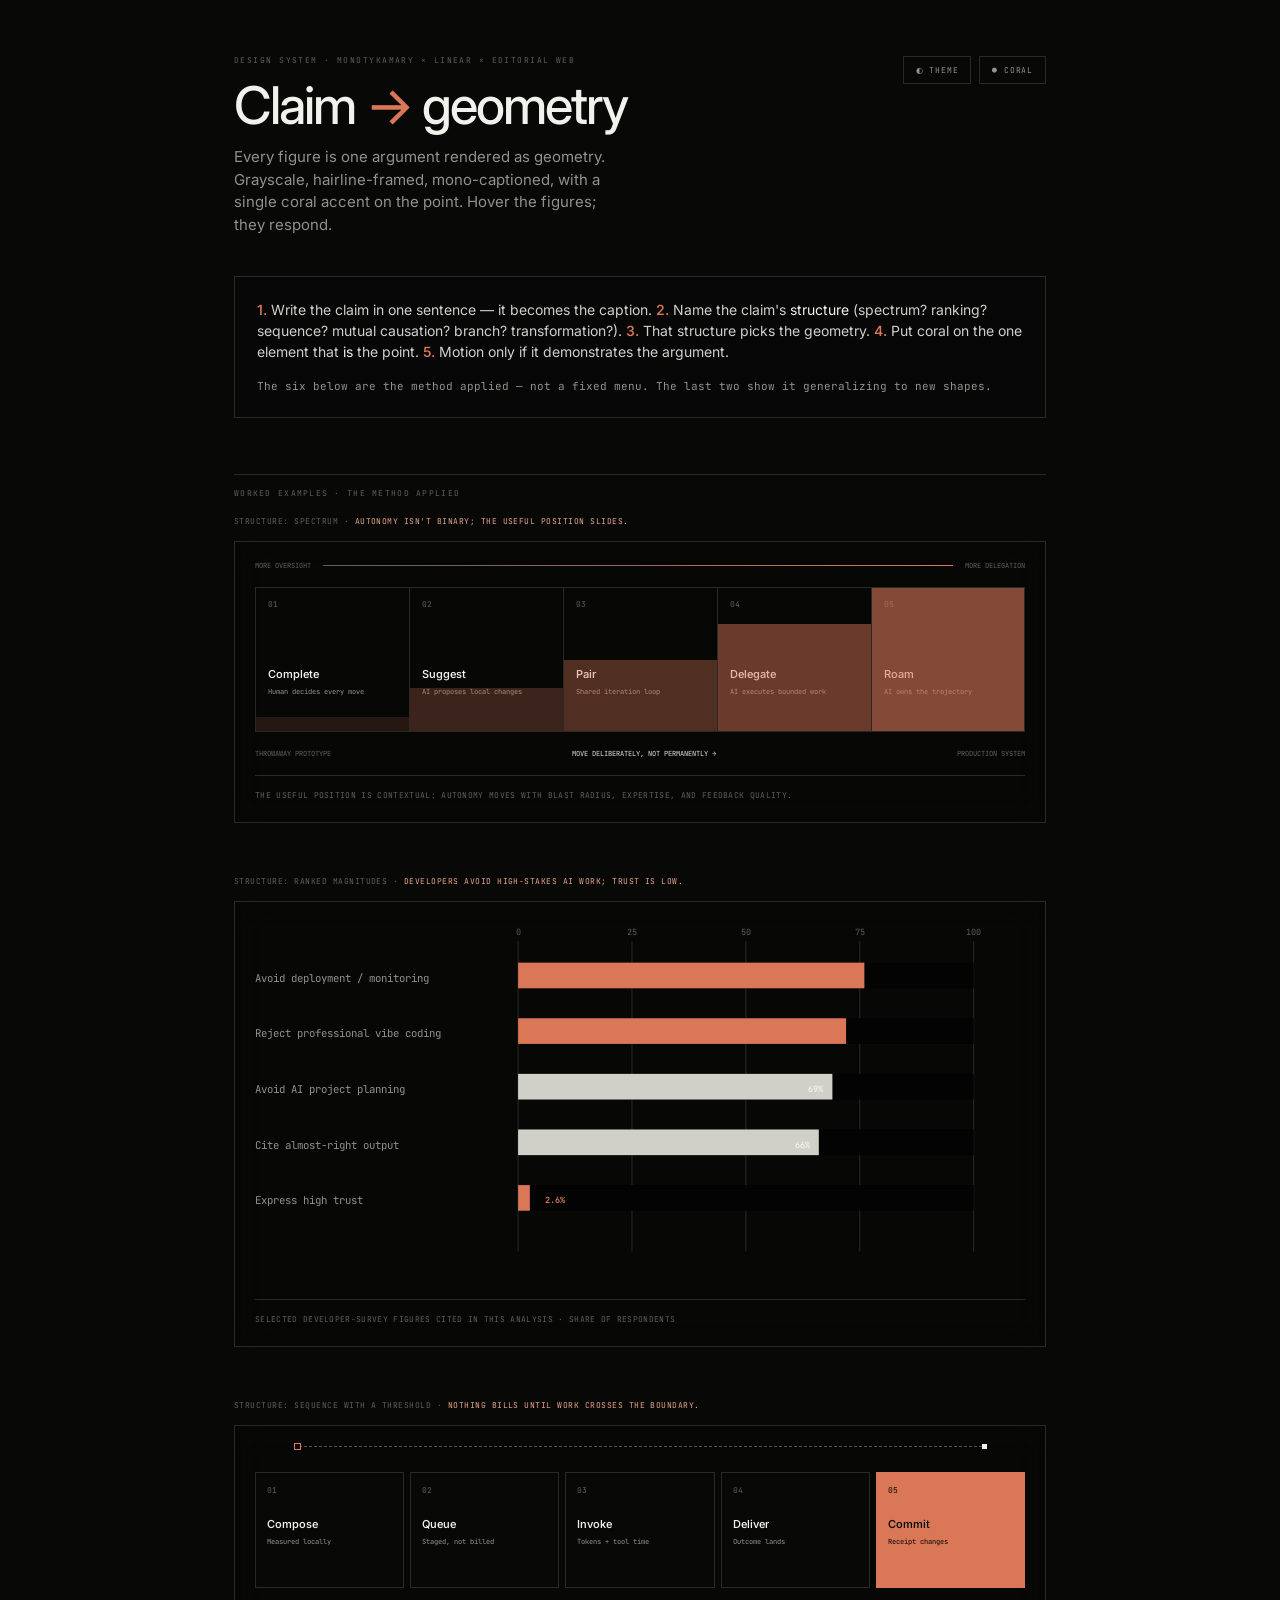
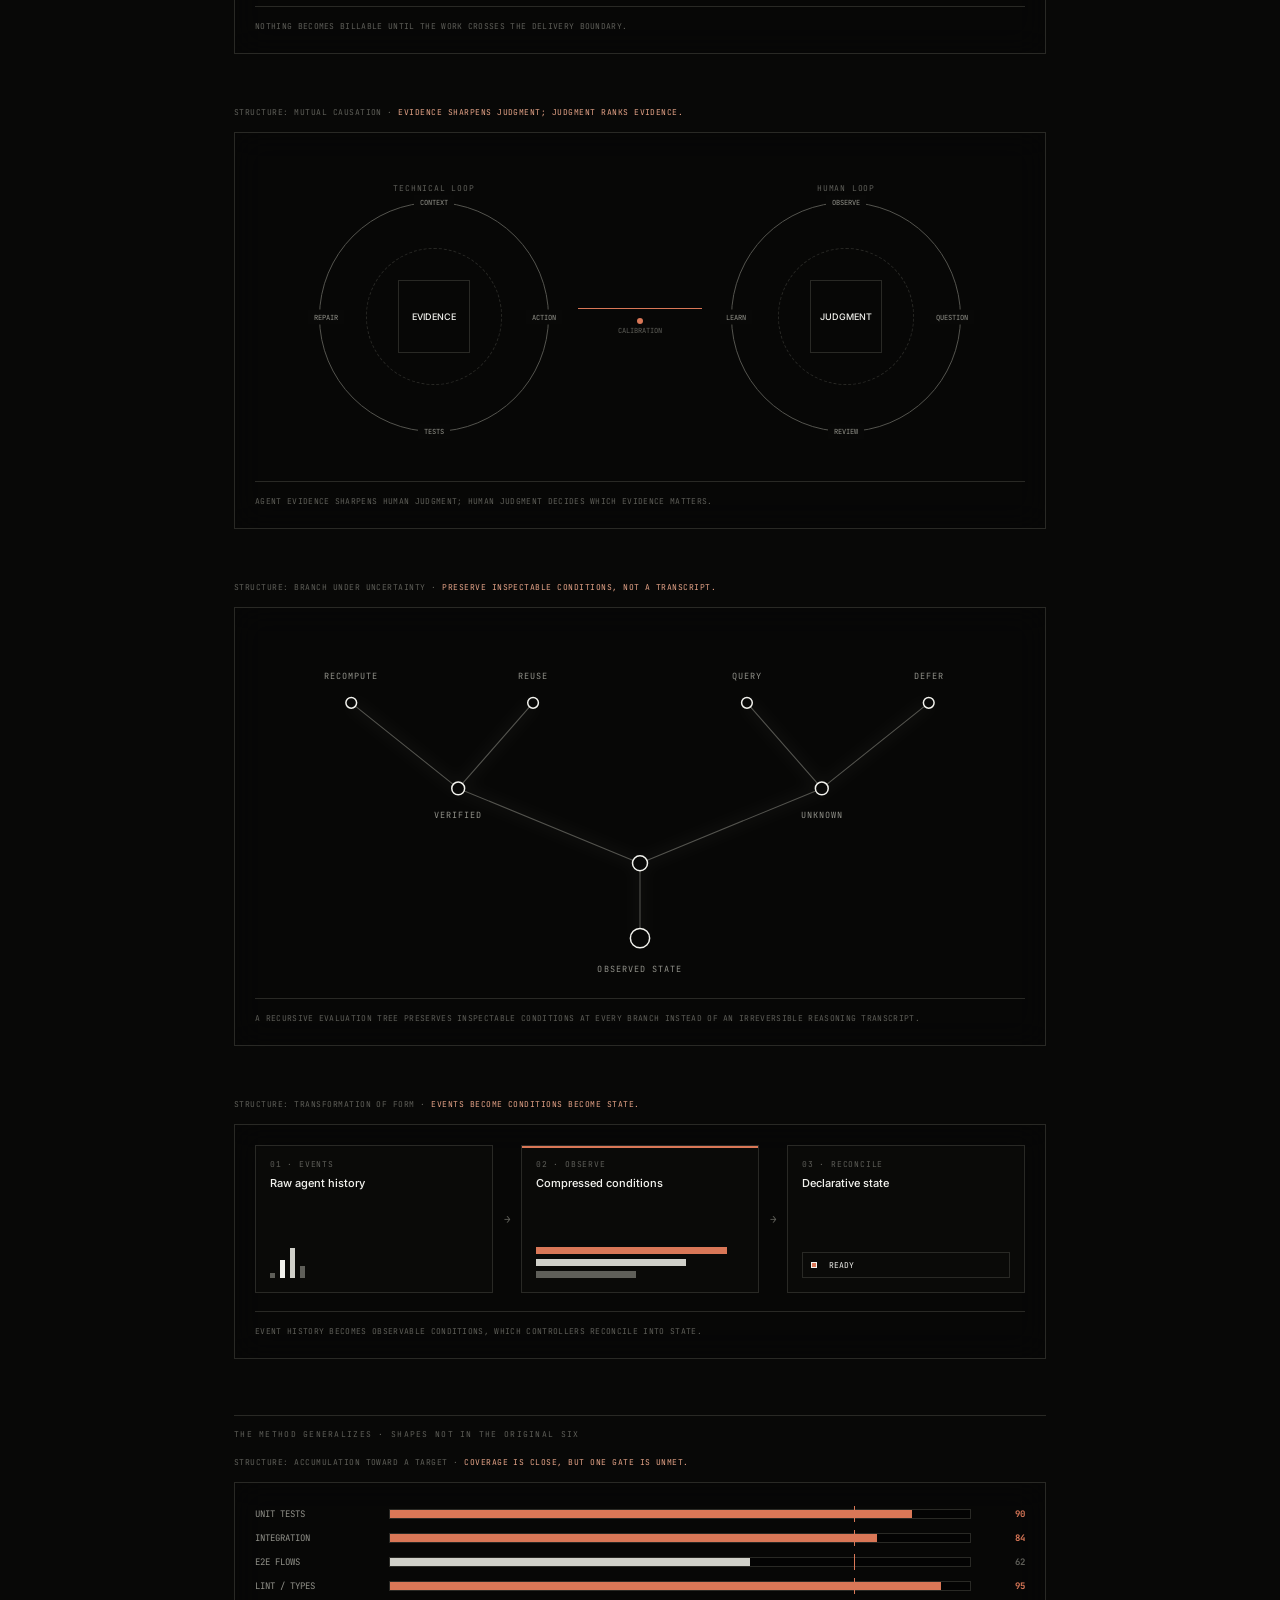
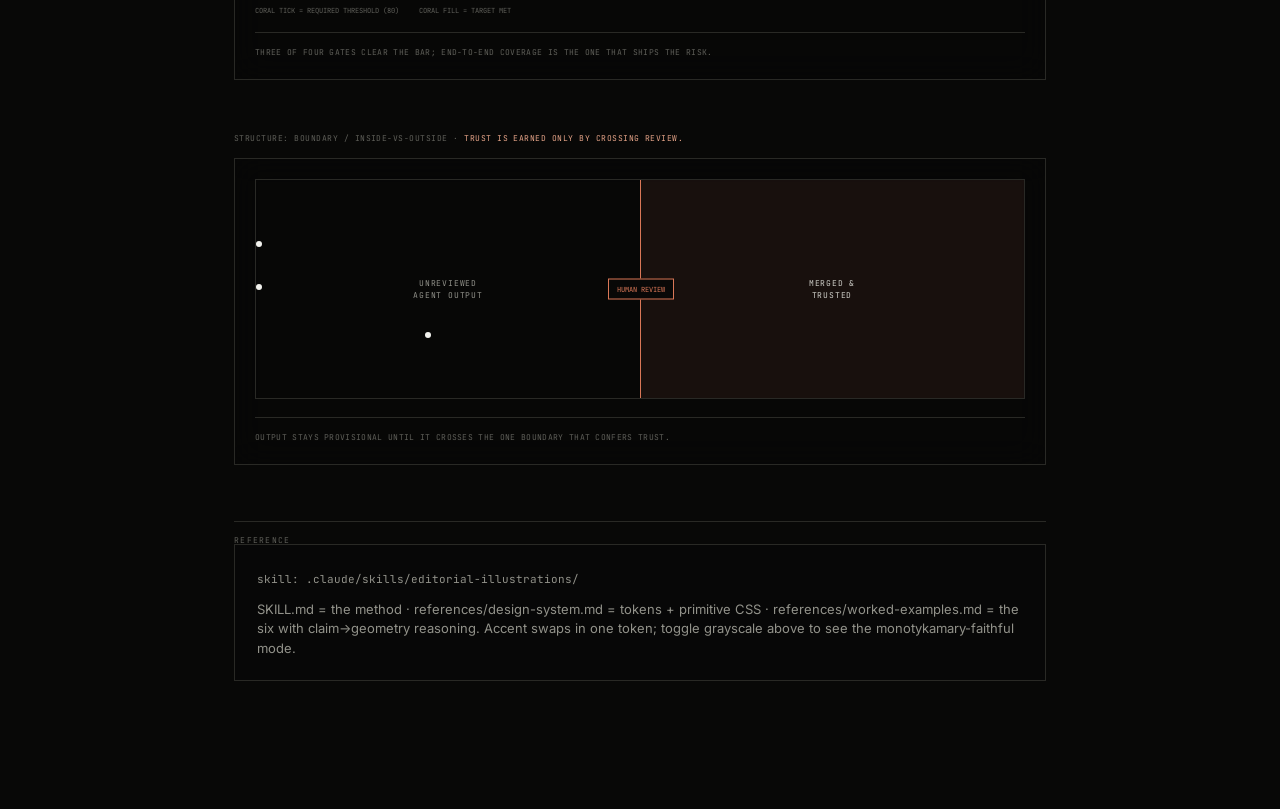
<file: skills/editorial-illustrations/assets/gallery.html>
<!doctype html>
<html lang="en" data-theme="dark">
<head>
<meta charset="utf-8">
<meta name="viewport" content="width=device-width, initial-scale=1">
<title>Editorial illustrations — claim → geometry</title>
<link rel="preconnect" href="https://fonts.googleapis.com">
<link rel="preconnect" href="https://fonts.gstatic.com" crossorigin>
<link href="https://fonts.googleapis.com/css2?family=Inter:wght@400;480;540&family=JetBrains+Mono:wght@400;700&display=swap" rel="stylesheet">
<style>
:root{
  --ground:#080807; --ground-deep:#030303; --surface:#080807cc; --surface-solid:#0c0c0b;
  --ink:#f2f2ed; --ink-soft:#d0d0c9; --muted:#92928a; --quiet:#5f5f59;
  --line:#292925; --line-strong:#54544e;
  --accent:#D97757; --accent-soft:#e6a488;
  --sans:"Inter","Inter Variable",system-ui,sans-serif;
  --mono:"JetBrains Mono","JetBrains Mono Variable",ui-monospace,"SF Mono",Menlo,Consolas,monospace;
}
:root[data-theme="light"]{
  --ground:#f7f7f2; --ground-deep:#ecece6; --surface:#f7f7f2cc; --surface-solid:#fbfbf7;
  --ink:#191917; --ink-soft:#3d3d38; --muted:#6a6a62; --quiet:#9a9a90;
  --line:#deded6; --line-strong:#b7b7ad;
  --accent:#c15f3c; --accent-soft:#d97757;
}
:root[data-accent="mono"]{ --accent:var(--ink); --accent-soft:var(--ink-soft); }
*{box-sizing:border-box}
body{margin:0;background:var(--ground);color:var(--ink);font-family:var(--sans);
  -webkit-font-smoothing:antialiased;line-height:1.5;transition:background .3s,color .3s}
.wrap{max-width:860px;margin:0 auto;padding:0 24px 120px}
header.top{display:flex;justify-content:space-between;align-items:flex-start;gap:24px;
  padding:56px 0 40px;flex-wrap:wrap}
h1{font-family:var(--sans);font-weight:480;letter-spacing:-.04em;font-size:clamp(30px,5vw,52px);
  line-height:1;margin:0 0 14px}
h1 em{font-style:normal;color:var(--accent)}
.sub{color:var(--muted);font-size:15px;max-width:44ch;margin:0}
.kicker{font:8px/1 var(--mono);letter-spacing:.18em;text-transform:uppercase;color:var(--quiet);
  margin:0 0 16px}
.controls{display:flex;gap:8px;flex-shrink:0}
.controls button{font:8px/1 var(--mono);letter-spacing:.1em;text-transform:uppercase;
  color:var(--muted);background:transparent;border:1px solid var(--line);padding:9px 12px;
  cursor:pointer;transition:.15s}
.controls button:hover{color:var(--ink);border-color:var(--line-strong)}
.method{border:1px solid var(--line);padding:22px;margin:0 0 8px;
  background:color-mix(in srgb,var(--surface) 60%,transparent)}
.method p{margin:0 0 12px;color:var(--ink-soft);font-size:14px}
.method p:last-child{margin:0}
.method b{color:var(--accent);font-weight:540}
.method code{font:11px var(--mono);color:var(--muted)}
.sec-label{font:8px/1 var(--mono);letter-spacing:.16em;text-transform:uppercase;color:var(--quiet);
  border-top:1px solid var(--line);padding-top:14px;margin:56px 0 -34px}
.claim{font:8px/1.5 var(--mono);letter-spacing:.06em;text-transform:uppercase;color:var(--accent-soft);
  margin:52px 0 -38px}
.claim span{color:var(--quiet)}

/* ---------- base framed figure ---------- */
.fig{border:1px solid var(--line);background:color-mix(in srgb,var(--surface) 72%,transparent);
  backdrop-filter:blur(16px);margin:52px 0;padding:20px}
.fig svg{width:100%;height:auto;display:block}
.fig figcaption{border-top:1px solid var(--line);color:var(--quiet);font:8px/1.6 var(--mono);
  letter-spacing:.04em;text-transform:uppercase;margin-top:18px;padding-top:13px}

/* ---------- 5a cells (spectrum / pipeline) ---------- */
.cells .axis,.cells .stakes{display:flex;justify-content:space-between;align-items:center;
  color:var(--quiet);font:7px/1 var(--mono);text-transform:uppercase}
.cells .axis i{flex:1;height:1px;margin-inline:12px;background:linear-gradient(90deg,var(--quiet),var(--accent))}
.cells .stakes b{color:var(--ink-soft);font-weight:450}
.cells .row{display:grid;grid-template-columns:repeat(var(--n,5),1fr);margin-block:18px}
.cells .row section{position:relative;overflow:hidden;display:flex;flex-direction:column;
  min-height:145px;padding:12px;border:1px solid var(--line);border-right:0}
.cells .row section:last-child{border-right:1px solid var(--line)}
.cells .row section>span{color:var(--quiet);font:8px/1 var(--mono)}
.cells .row section>b{margin-top:auto;color:var(--ink);font-size:11px;font-weight:540}
.cells .row section>small{margin-top:5px;min-height:32px;color:var(--muted);font:7px/1.4 var(--mono)}
.cells .row section>i{position:absolute;inset:auto 0 0;height:calc(var(--v)*100%);
  background:var(--accent);opacity:calc(.10 + var(--v)*.5);transition:height .4s,opacity .4s}
.cells .row section:hover>i{opacity:calc(.28 + var(--v)*.55)}

/* ---------- 5b bars ---------- */
.bars .grid line{stroke:var(--line);stroke-width:1}
.bars .grid text{fill:var(--quiet);font:8px var(--mono)}
.bars .track{fill:var(--ground-deep)}
.bars .fill{fill:var(--ink-soft);transition:opacity .18s}
.bars .row--accent .fill{fill:var(--accent)}
.bars .row:hover .fill,.bars .row:focus .fill{opacity:.72}
.bars .row:focus{outline:none}
.bars .label{fill:var(--muted);font:10px var(--mono)}
.bars .value{fill:var(--ink);font:700 8px var(--mono)}
.bars .row--accent .value{fill:var(--accent)}

/* ---------- process (stage grid + rail) ---------- */
.process .rail{border-top:1px dashed var(--line-strong);height:20px;margin-inline:5%;
  position:relative;margin-bottom:6px}
.process .rail::before,.process .rail::after{content:"";position:absolute;top:-3px;
  width:5px;height:5px;background:var(--ink)}
.process .rail::before{left:0}.process .rail::after{right:0}
.process .rail i{position:absolute;top:-4px;width:7px;height:7px;border:1px solid var(--accent);
  background:var(--ground);animation:travel 4.8s cubic-bezier(.5,0,.5,1) infinite}
.process .stages{display:grid;grid-template-columns:repeat(5,1fr);gap:6px}
.process .stages section{position:relative;display:flex;flex-direction:column;min-height:116px;
  padding:13px 11px;border:1px solid var(--line);background:var(--ground)}
.process .stages section>span{color:var(--quiet);font:8px/1 var(--mono)}
.process .stages section>b{margin-top:22px;color:var(--ink);font-size:11px;font-weight:540}
.process .stages section>small{margin-top:5px;color:var(--muted);font:7px/1.45 var(--mono)}
.process .stages section.is-committed{background:var(--accent);border-color:var(--accent)}
.process .stages section.is-committed>span,.process .stages section.is-committed>b,.process .stages section.is-committed>small{color:var(--ground)}

/* ---------- loops (coupled orbits) ---------- */
.loops .system{display:grid;grid-template-columns:1fr 1fr;align-items:center;gap:54px;
  min-height:310px;position:relative}
.loops .system>section>span{display:block;text-align:center;margin-bottom:10px;color:var(--quiet);
  font:8px/1 var(--mono);letter-spacing:.1em;text-transform:uppercase}
.orbit{position:relative;aspect-ratio:1/1;max-width:230px;margin:auto;border-radius:50%;
  border:1px solid var(--line-strong);animation:breathe 6s ease-in-out infinite}
.orbit.human{animation-delay:-3s}
.orbit::before{content:"";position:absolute;inset:20%;border:1px dashed var(--line);border-radius:50%}
.orbit i{position:absolute;color:var(--muted);background:var(--ground);font:normal 7px/1 var(--mono);
  text-transform:uppercase;padding:4px 6px}
.orbit i:first-child{top:-8px;left:50%;transform:translateX(-50%)}
.orbit i:nth-child(2){top:50%;right:-14px;transform:translateY(-50%)}
.orbit i:nth-child(3){bottom:-8px;left:50%;transform:translateX(-50%)}
.orbit i:nth-child(4){top:50%;left:-12px;transform:translateY(-50%)}
.orbit b{position:absolute;inset:34%;display:grid;place-items:center;border:1px solid var(--line);
  color:var(--ink);font-weight:500;text-transform:uppercase;font-size:9px;text-align:center}
.loops .bridge{position:absolute;top:50%;left:42%;right:42%;display:grid;place-items:center}
.loops .bridge::before{content:"";border-top:1px solid var(--accent);width:100%}
.loops .bridge i{position:absolute;width:6px;height:6px;border-radius:50%;background:var(--accent);
  animation:pulse 2.2s ease-in-out infinite alternate}
.loops .bridge span{margin-top:18px;color:var(--quiet);font:7px/1 var(--mono);text-transform:uppercase}

/* ---------- tree ---------- */
.tree .memory path{fill:none;stroke:var(--quiet);stroke-width:11;opacity:.08;filter:blur(6px)}
.tree .branches path{fill:none;stroke:var(--line-strong);stroke-width:1}
.tree .nodes circle{fill:var(--ground);stroke:var(--ink);stroke-width:1.4}
.tree .labels{fill:var(--muted);font:8px var(--mono);letter-spacing:1px}
.tree .signal{fill:var(--accent);opacity:0;transform-box:view-box;animation:signal 3.8s linear infinite}

/* ---------- state-flow rail ---------- */
.flow .rail{display:grid;grid-template-columns:1fr 28px 1fr 28px 1fr;align-items:stretch}
.flow .rail>section{display:flex;flex-direction:column;min-height:148px;padding:14px;
  border:1px solid var(--line);background:color-mix(in srgb,var(--surface-solid) 70%,transparent)}
.flow .rail>section>span{color:var(--quiet);font:8px/1 var(--mono);letter-spacing:.1em;text-transform:uppercase}
.flow .rail>section>b{margin-top:8px;color:var(--ink);font-size:11px;font-weight:520;line-height:1.35}
.flow .focus{box-shadow:inset 0 2px var(--accent)}
.flow .arrow{display:grid;place-items:center;color:var(--quiet);font:11px/1 var(--mono)}
.flow .evt{display:flex;align-items:end;gap:5px;height:40px;margin-top:auto}
.flow .evt em{width:5px;height:5px;background:var(--quiet);animation:evt 1.8s steps(2) infinite}
.flow .evt em:nth-child(2){background:var(--ink);height:18px;animation-delay:-.4s}
.flow .evt em:nth-child(3){background:var(--ink-soft);height:30px;animation-delay:-.8s}
.flow .evt em:nth-child(4){height:12px;animation-delay:-1.2s}
.flow .stack{display:grid;gap:5px;margin-top:auto}
.flow .stack i{height:7px;background:var(--quiet)}
.flow .stack i[data-tone="critical"]{background:var(--accent);width:92%}
.flow .stack i[data-tone="relevant"]{background:var(--ink-soft);width:72%}
.flow .stack i[data-tone="info"]{background:var(--quiet);width:48%}
.flow .readout{margin-top:auto;border:1px solid var(--line);color:var(--ink);font:8px/1 var(--mono);padding:8px}
.flow .readout i{display:inline-block;width:6px;height:6px;margin-right:7px;background:var(--accent);border:1px solid var(--ink)}

/* ---------- NEW #7: accumulation toward a target ---------- */
.accrue .meter{display:grid;gap:14px;margin-block:6px}
.accrue .m{display:grid;grid-template-columns:120px 1fr 40px;align-items:center;gap:14px}
.accrue .m span{font:9px/1 var(--mono);text-transform:uppercase;color:var(--muted)}
.accrue .m .bar{height:10px;background:var(--ground-deep);position:relative;border:1px solid var(--line)}
.accrue .m .bar i{position:absolute;inset:0 auto 0 0;width:calc(var(--v)*100%);background:var(--ink-soft)}
.accrue .m.hit .bar i{background:var(--accent)}
.accrue .m .bar::after{content:"";position:absolute;top:-4px;bottom:-4px;left:calc(var(--target)*100%);
  width:1px;background:var(--accent)}
.accrue .m em{font:700 9px/1 var(--mono);font-style:normal;color:var(--quiet);text-align:right}
.accrue .m.hit em{color:var(--accent)}
.accrue .legend{display:flex;gap:20px;color:var(--quiet);font:7px/1 var(--mono);text-transform:uppercase;margin-top:16px}

/* ---------- NEW #8: boundary / inside-vs-outside ---------- */
.boundary .field{position:relative;height:220px;border:1px solid var(--line);overflow:hidden}
.boundary .zone{position:absolute;top:0;bottom:0;display:grid;place-items:center;text-align:center;padding:16px}
.boundary .zone span{font:8px/1.5 var(--mono);text-transform:uppercase;letter-spacing:.1em}
.boundary .out{left:0;right:50%;color:var(--muted)}
.boundary .in{left:50%;right:0;background:color-mix(in srgb,var(--accent) 8%,transparent);color:var(--ink-soft)}
.boundary .wall{position:absolute;top:0;bottom:0;left:50%;width:1px;background:var(--accent)}
.boundary .wall b{position:absolute;top:50%;left:50%;transform:translate(-50%,-50%);background:var(--ground);
  color:var(--accent);font:7px/1 var(--mono);text-transform:uppercase;padding:6px 8px;white-space:nowrap;
  border:1px solid var(--accent)}
.boundary .dot{position:absolute;top:calc(var(--y)*1%);width:6px;height:6px;border-radius:50%;background:var(--ink)}
.boundary .cross{animation:cross 5s ease-in-out infinite}
@keyframes cross{0%{left:12%;opacity:.4}45%{left:44%;opacity:.4}55%{left:56%;opacity:1;background:var(--accent)}100%{left:82%;opacity:1;background:var(--accent)}}

/* ---------- keyframes ---------- */
@keyframes travel{0%{left:0}45%,65%{left:58%}100%{left:calc(100% - 7px)}}
@keyframes pulse{0%{opacity:.25;left:0}100%{opacity:1;left:calc(100% - 6px)}}
@keyframes breathe{50%{transform:rotate(2deg) scale(1.015)}}
@keyframes signal{0%,12%{opacity:0;transform:translateY(0)}24%{opacity:1}72%,82%{opacity:1;transform:translateY(70px)}94%,100%{opacity:0;transform:translateY(70px)}}
@keyframes evt{0%,100%{opacity:.25}50%{opacity:1}}

@media (max-width:720px){
  .cells .row,.process .stages{grid-template-columns:1fr}
  .cells .row section,.process .stages section{border-right:1px solid var(--line);min-height:84px}
  .loops .system,.flow .rail{grid-template-columns:1fr;gap:32px}
  .loops .bridge,.cells .stakes b{display:none}
  .flow .arrow{transform:rotate(90deg);min-height:26px}
  .accrue .m{grid-template-columns:90px 1fr 34px}
}
@media (prefers-reduced-motion:reduce){*{animation:none !important}}
</style>
</head>
<body>
<div class="wrap">
  <header class="top">
    <div>
      <p class="kicker">Design system · monotykamary × linear × editorial web</p>
      <h1>Claim <em>→</em> geometry</h1>
      <p class="sub">Every figure is one argument rendered as geometry. Grayscale, hairline-framed, mono-captioned, with a single coral accent on the point. Hover the figures; they respond.</p>
    </div>
    <div class="controls">
      <button id="theme">◐ Theme</button>
      <button id="accent">● Coral</button>
    </div>
  </header>

  <div class="method">
    <p><b>1.</b> Write the claim in one sentence — it becomes the caption. <b>2.</b> Name the claim's <em style="font-style:normal;color:var(--ink)">structure</em> (spectrum? ranking? sequence? mutual causation? branch? transformation?). <b>3.</b> That structure picks the geometry. <b>4.</b> Put coral on the one element that <em style="font-style:normal;color:var(--ink)">is</em> the point. <b>5.</b> Motion only if it demonstrates the argument.</p>
    <p><code>The six below are the method applied — not a fixed menu. The last two show it generalizing to new shapes.</code></p>
  </div>

  <p class="sec-label">Worked examples · the method applied</p>

  <!-- 1 spectrum -->
  <p class="claim"><span>Structure: spectrum ·</span> Autonomy isn't binary; the useful position slides.</p>
  <figure class="fig cells" style="--n:5">
    <div class="axis"><span>More oversight</span><i></i><span>More delegation</span></div>
    <div class="row">
      <section style="--v:.1"><span>01</span><b>Complete</b><small>Human decides every move</small><i></i></section>
      <section style="--v:.3"><span>02</span><b>Suggest</b><small>AI proposes local changes</small><i></i></section>
      <section style="--v:.5"><span>03</span><b>Pair</b><small>Shared iteration loop</small><i></i></section>
      <section style="--v:.75"><span>04</span><b>Delegate</b><small>AI executes bounded work</small><i></i></section>
      <section style="--v:1"><span>05</span><b>Roam</b><small>AI owns the trajectory</small><i></i></section>
    </div>
    <div class="stakes"><span>Throwaway prototype</span><b>Move deliberately, not permanently →</b><span>Production system</span></div>
    <figcaption>The useful position is contextual: autonomy moves with blast radius, expertise, and feedback quality.</figcaption>
  </figure>

  <!-- 2 bars -->
  <p class="claim"><span>Structure: ranked magnitudes ·</span> Developers avoid high-stakes AI work; trust is low.</p>
  <figure class="fig bars">
    <svg viewBox="0 0 720 336" role="img" aria-label="Selected developer-survey figures, share of respondents">
      <g class="grid">
        <g><line x1="246" x2="246" y1="18" y2="308"/><text x="246" y="12" text-anchor="middle">0</text></g>
        <g><line x1="352.5" x2="352.5" y1="18" y2="308"/><text x="352.5" y="12" text-anchor="middle">25</text></g>
        <g><line x1="459" x2="459" y1="18" y2="308"/><text x="459" y="12" text-anchor="middle">50</text></g>
        <g><line x1="565.5" x2="565.5" y1="18" y2="308"/><text x="565.5" y="12" text-anchor="middle">75</text></g>
        <g><line x1="672" x2="672" y1="18" y2="308"/><text x="672" y="12" text-anchor="middle">100</text></g>
      </g>
      <g class="row row--accent" tabindex="0"><text class="label" x="0" y="56">Avoid deployment / monitoring</text><rect class="track" x="246" y="38" width="426" height="24"/><rect class="fill" x="246" y="38" width="323.8" height="24"/><text class="value" x="561" y="55" text-anchor="end">76%</text></g>
      <g class="row row--accent" tabindex="0"><text class="label" x="0" y="108">Reject professional vibe coding</text><rect class="track" x="246" y="90" width="426" height="24"/><rect class="fill" x="246" y="90" width="306.7" height="24"/><text class="value" x="544" y="107" text-anchor="end">72%</text></g>
      <g class="row" tabindex="0"><text class="label" x="0" y="160">Avoid AI project planning</text><rect class="track" x="246" y="142" width="426" height="24"/><rect class="fill" x="246" y="142" width="293.9" height="24"/><text class="value" x="531" y="159" text-anchor="end">69%</text></g>
      <g class="row" tabindex="0"><text class="label" x="0" y="212">Cite almost-right output</text><rect class="track" x="246" y="194" width="426" height="24"/><rect class="fill" x="246" y="194" width="281.2" height="24"/><text class="value" x="519" y="211" text-anchor="end">66%</text></g>
      <g class="row row--accent" tabindex="0"><text class="label" x="0" y="264">Express high trust</text><rect class="track" x="246" y="246" width="426" height="24"/><rect class="fill" x="246" y="246" width="11" height="24"/><text class="value" x="290" y="263" text-anchor="end">2.6%</text></g>
    </svg>
    <figcaption>Selected developer-survey figures cited in this analysis · share of respondents</figcaption>
  </figure>

  <!-- 3 process -->
  <p class="claim"><span>Structure: sequence with a threshold ·</span> Nothing bills until work crosses the boundary.</p>
  <figure class="fig process">
    <div class="rail" aria-hidden="true"><i></i></div>
    <div class="stages">
      <section><span>01</span><b>Compose</b><small>Measured locally</small></section>
      <section><span>02</span><b>Queue</b><small>Staged, not billed</small></section>
      <section><span>03</span><b>Invoke</b><small>Tokens + tool time</small></section>
      <section><span>04</span><b>Deliver</b><small>Outcome lands</small></section>
      <section class="is-committed"><span>05</span><b>Commit</b><small>Receipt changes</small></section>
    </div>
    <figcaption>Nothing becomes billable until the work crosses the delivery boundary.</figcaption>
  </figure>

  <!-- 4 loops -->
  <p class="claim"><span>Structure: mutual causation ·</span> Evidence sharpens judgment; judgment ranks evidence.</p>
  <figure class="fig loops">
    <div class="system">
      <section><span>Technical loop</span><div class="orbit"><i>Context</i><i>Action</i><i>Tests</i><i>Repair</i><b>Evidence</b></div></section>
      <section><span>Human loop</span><div class="orbit human"><i>Observe</i><i>Question</i><i>Review</i><i>Learn</i><b>Judgment</b></div></section>
      <div class="bridge"><i></i><span>Calibration</span></div>
    </div>
    <figcaption>Agent evidence sharpens human judgment; human judgment decides which evidence matters.</figcaption>
  </figure>

  <!-- 5 tree -->
  <p class="claim"><span>Structure: branch under uncertainty ·</span> Preserve inspectable conditions, not a transcript.</p>
  <figure class="fig tree">
    <svg viewBox="0 0 720 330" role="img" aria-labelledby="tree-cap">
      <g class="memory"><path d="M360 290V220M360 220 190 150M360 220 530 150M190 150 90 70M190 150 260 70M530 150 460 70M530 150 630 70"/></g>
      <g class="branches"><path d="M360 290V220M360 220 190 150M360 220 530 150M190 150 90 70M190 150 260 70M530 150 460 70M530 150 630 70"/></g>
      <g class="nodes"><circle cx="360" cy="290" r="9"/><circle cx="360" cy="220" r="7"/><circle cx="190" cy="150" r="6"/><circle cx="530" cy="150" r="6"/><circle cx="90" cy="70" r="5"/><circle cx="260" cy="70" r="5"/><circle cx="460" cy="70" r="5"/><circle cx="630" cy="70" r="5"/></g>
      <g class="labels"><text x="360" y="322" text-anchor="middle">OBSERVED STATE</text><text x="190" y="178" text-anchor="middle">VERIFIED</text><text x="530" y="178" text-anchor="middle">UNKNOWN</text><text x="90" y="48" text-anchor="middle">RECOMPUTE</text><text x="260" y="48" text-anchor="middle">REUSE</text><text x="460" y="48" text-anchor="middle">QUERY</text><text x="630" y="48" text-anchor="middle">DEFER</text></g>
      <circle class="signal" cx="360" cy="220" r="2"/>
    </svg>
    <figcaption id="tree-cap">A recursive evaluation tree preserves inspectable conditions at every branch instead of an irreversible reasoning transcript.</figcaption>
  </figure>

  <!-- 6 state-flow -->
  <p class="claim"><span>Structure: transformation of form ·</span> Events become conditions become state.</p>
  <figure class="fig flow" aria-labelledby="flow-cap">
    <div class="rail">
      <section><span>01 · events</span><b>Raw agent history</b><i class="evt" aria-hidden="true"><em></em><em></em><em></em><em></em></i></section>
      <span class="arrow" aria-hidden="true">→</span>
      <section class="focus"><span>02 · observe</span><b>Compressed conditions</b><div class="stack" aria-hidden="true"><i data-tone="critical"></i><i data-tone="relevant"></i><i data-tone="info"></i></div></section>
      <span class="arrow" aria-hidden="true">→</span>
      <section><span>03 · reconcile</span><b>Declarative state</b><div class="readout"><i></i> READY</div></section>
    </div>
    <figcaption id="flow-cap">Event history becomes observable conditions, which controllers reconcile into state.</figcaption>
  </figure>

  <p class="sec-label">The method generalizes · shapes not in the original six</p>

  <!-- 7 accumulation -->
  <p class="claim"><span>Structure: accumulation toward a target ·</span> Coverage is close, but one gate is unmet.</p>
  <figure class="fig accrue">
    <div class="meter">
      <div class="m hit" style="--v:.9;--target:.8"><span>Unit tests</span><div class="bar"><i></i></div><em>90</em></div>
      <div class="m hit" style="--v:.84;--target:.8"><span>Integration</span><div class="bar"><i></i></div><em>84</em></div>
      <div class="m" style="--v:.62;--target:.8"><span>E2E flows</span><div class="bar"><i></i></div><em>62</em></div>
      <div class="m hit" style="--v:.95;--target:.8"><span>Lint / types</span><div class="bar"><i></i></div><em>95</em></div>
    </div>
    <div class="legend"><span>Coral tick = required threshold (80)</span><span>Coral fill = target met</span></div>
    <figcaption>Three of four gates clear the bar; end-to-end coverage is the one that ships the risk.</figcaption>
  </figure>

  <!-- 8 boundary -->
  <p class="claim"><span>Structure: boundary / inside-vs-outside ·</span> Trust is earned only by crossing review.</p>
  <figure class="fig boundary">
    <div class="field">
      <div class="zone out"><span>Unreviewed<br>agent output</span></div>
      <div class="zone in"><span>Merged &amp;<br>trusted</span></div>
      <div class="wall"><b>Human review</b></div>
      <div class="dot" style="--y:28"></div>
      <div class="dot" style="--y:70;left:22%"></div>
      <div class="dot cross" style="--y:48"></div>
    </div>
    <figcaption>Output stays provisional until it crosses the one boundary that confers trust.</figcaption>
  </figure>

  <p class="sec-label">Reference</p>
  <div class="method" style="margin-top:34px">
    <p><code>skill: .claude/skills/editorial-illustrations/</code></p>
    <p style="color:var(--muted);font-size:13px">SKILL.md = the method · references/design-system.md = tokens + primitive CSS · references/worked-examples.md = the six with claim→geometry reasoning. Accent swaps in one token; toggle grayscale above to see the monotykamary-faithful mode.</p>
  </div>
</div>

<script>
const root=document.documentElement;
document.getElementById('theme').onclick=()=>{
  root.dataset.theme = root.dataset.theme==='light'?'dark':'light';
};
const ab=document.getElementById('accent');
ab.onclick=()=>{
  const mono = root.dataset.accent==='mono';
  root.dataset.accent = mono?'':'mono';
  ab.textContent = mono?'● Coral':'● Grayscale';
};
</script>
</body>
</html>
</file>
